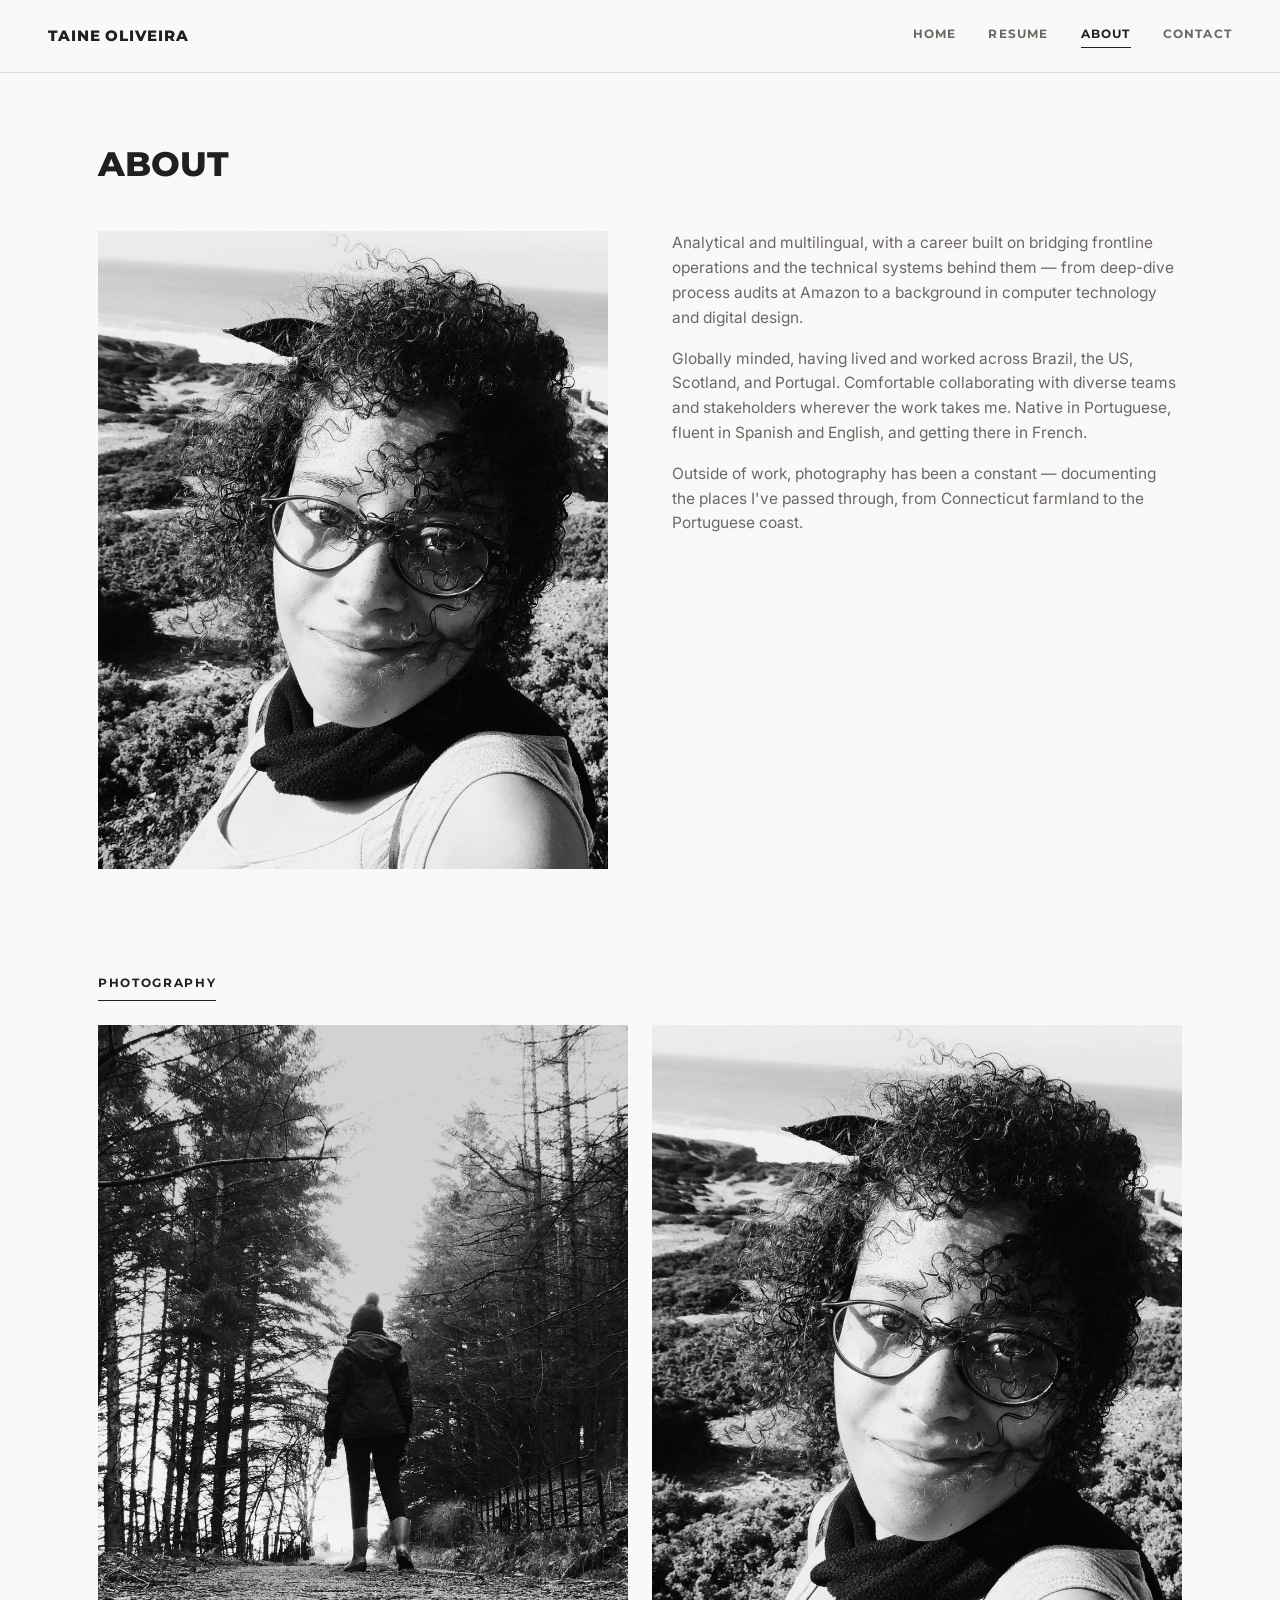
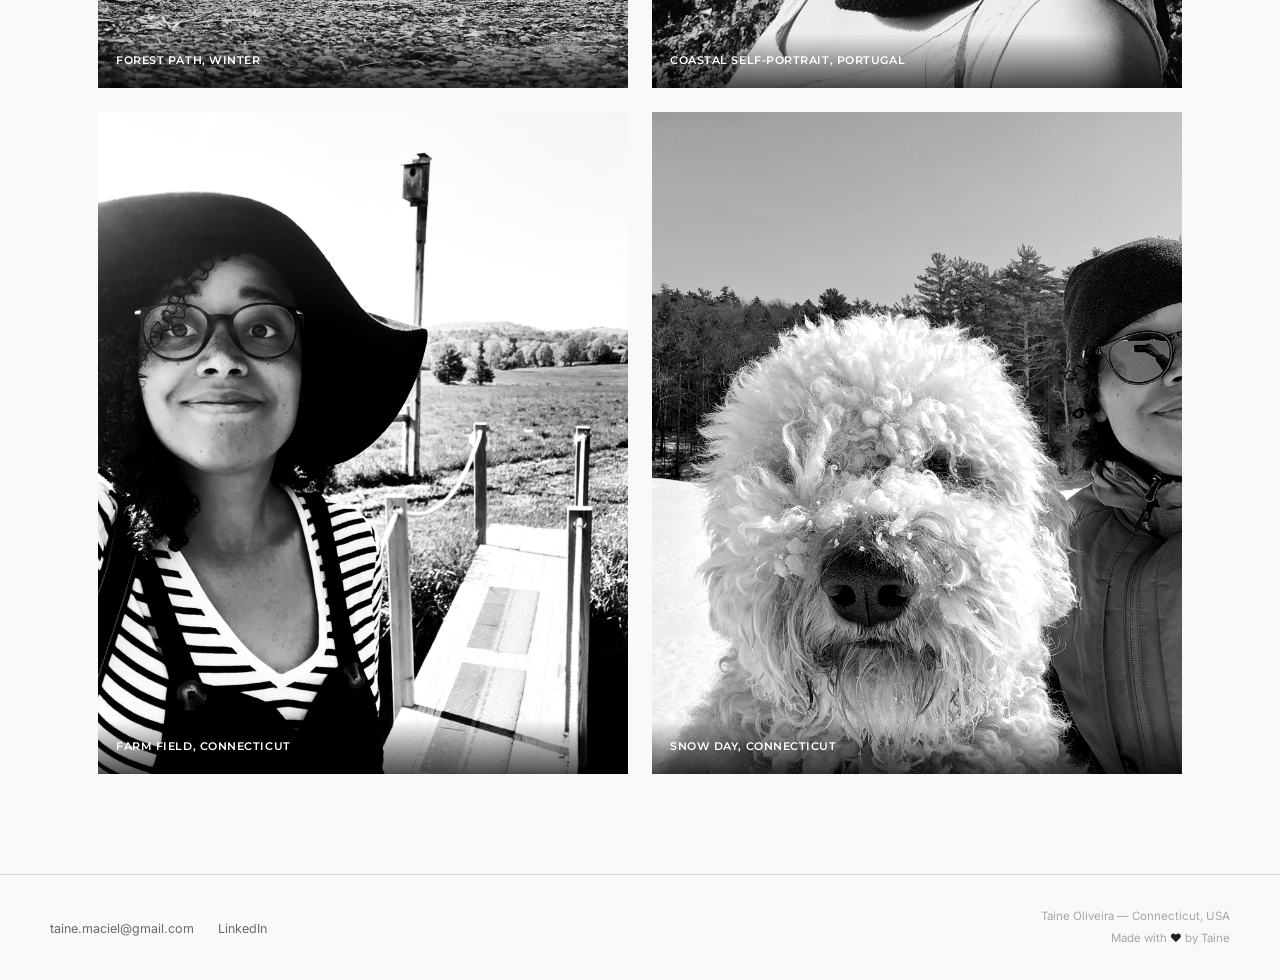
<file: about.html>
<!DOCTYPE html>
<html lang="en">
<head>
<meta charset="UTF-8">
<meta name="viewport" content="width=device-width, initial-scale=1.0">
<title>About — Taine Oliveira</title>
<link rel="preconnect" href="https://fonts.googleapis.com">
<link href="https://fonts.googleapis.com/css2?family=Montserrat:wght@400;500;600;700;800;900&family=Inter:wght@400;500;600&display=swap" rel="stylesheet">
<link rel="stylesheet" href="style.css">
</head>
<body>

<div class="topnav">
  <div class="logo">TAINE OLIVEIRA</div>
  <nav>
    <a href="index.html">Home</a>
    <a href="resume.html">Resume</a>
    <a href="about.html" class="active">About</a>
    <a href="contact.html">Contact</a>
  </nav>
</div>

<div class="page-header">
  <h1>About</h1>
</div>

<div class="about-wrap">
  <div class="about-photo">
    <img src="images/selfie.jpg" alt="Taine Oliveira, self-portrait on the coast">
  </div>
  <div class="about-text">
    <p>Analytical and multilingual, with a career built on bridging frontline operations and the technical systems behind them — from deep-dive process audits at Amazon to a background in computer technology and digital design.</p>
    <p>Globally minded, having lived and worked across Brazil, the US, Scotland, and Portugal. Comfortable collaborating with diverse teams and stakeholders wherever the work takes me. Native in Portuguese, fluent in Spanish and English, and getting there in French.</p>
    <p>Outside of work, photography has been a constant — documenting the places I've passed through, from Connecticut farmland to the Portuguese coast.</p>
  </div>
</div>

<div class="gallery-section">
  <div class="side-h">Photography</div>
  <div class="gallery">
    <figure>
      <img src="images/forest.jpg" alt="Figure walking a forest path in winter">
      <figcaption>Forest path, winter</figcaption>
    </figure>
    <figure>
      <img src="images/selfie.jpg" alt="Self-portrait on the coast">
      <figcaption>Coastal self-portrait, Portugal</figcaption>
    </figure>
    <figure>
      <img src="images/hat-portrait.jpg" alt="Self-portrait wearing a sun hat in a farm field">
      <figcaption>Farm field, Connecticut</figcaption>
    </figure>
    <figure>
      <img src="images/dog-snow.jpg" alt="Self-portrait with a dog in the snow">
      <figcaption>Snow day, Connecticut</figcaption>
    </figure>
  </div>
</div>

<footer>
  <div class="footer-inner">
    <div>
      <a href="mailto:taine.maciel@gmail.com">taine.maciel@gmail.com</a>
      <a href="https://www.linkedin.com/in/oliveira-taine" target="_blank" rel="noopener">LinkedIn</a>
    </div>
    <div class="footer-right">
      <div class="copy">Taine Oliveira — Connecticut, USA</div>
      <div class="made-with">Made with <span class="heart">&#9829;</span> by Taine</div>
    </div>
  </div>
</footer>

</body>
</html>
</file>
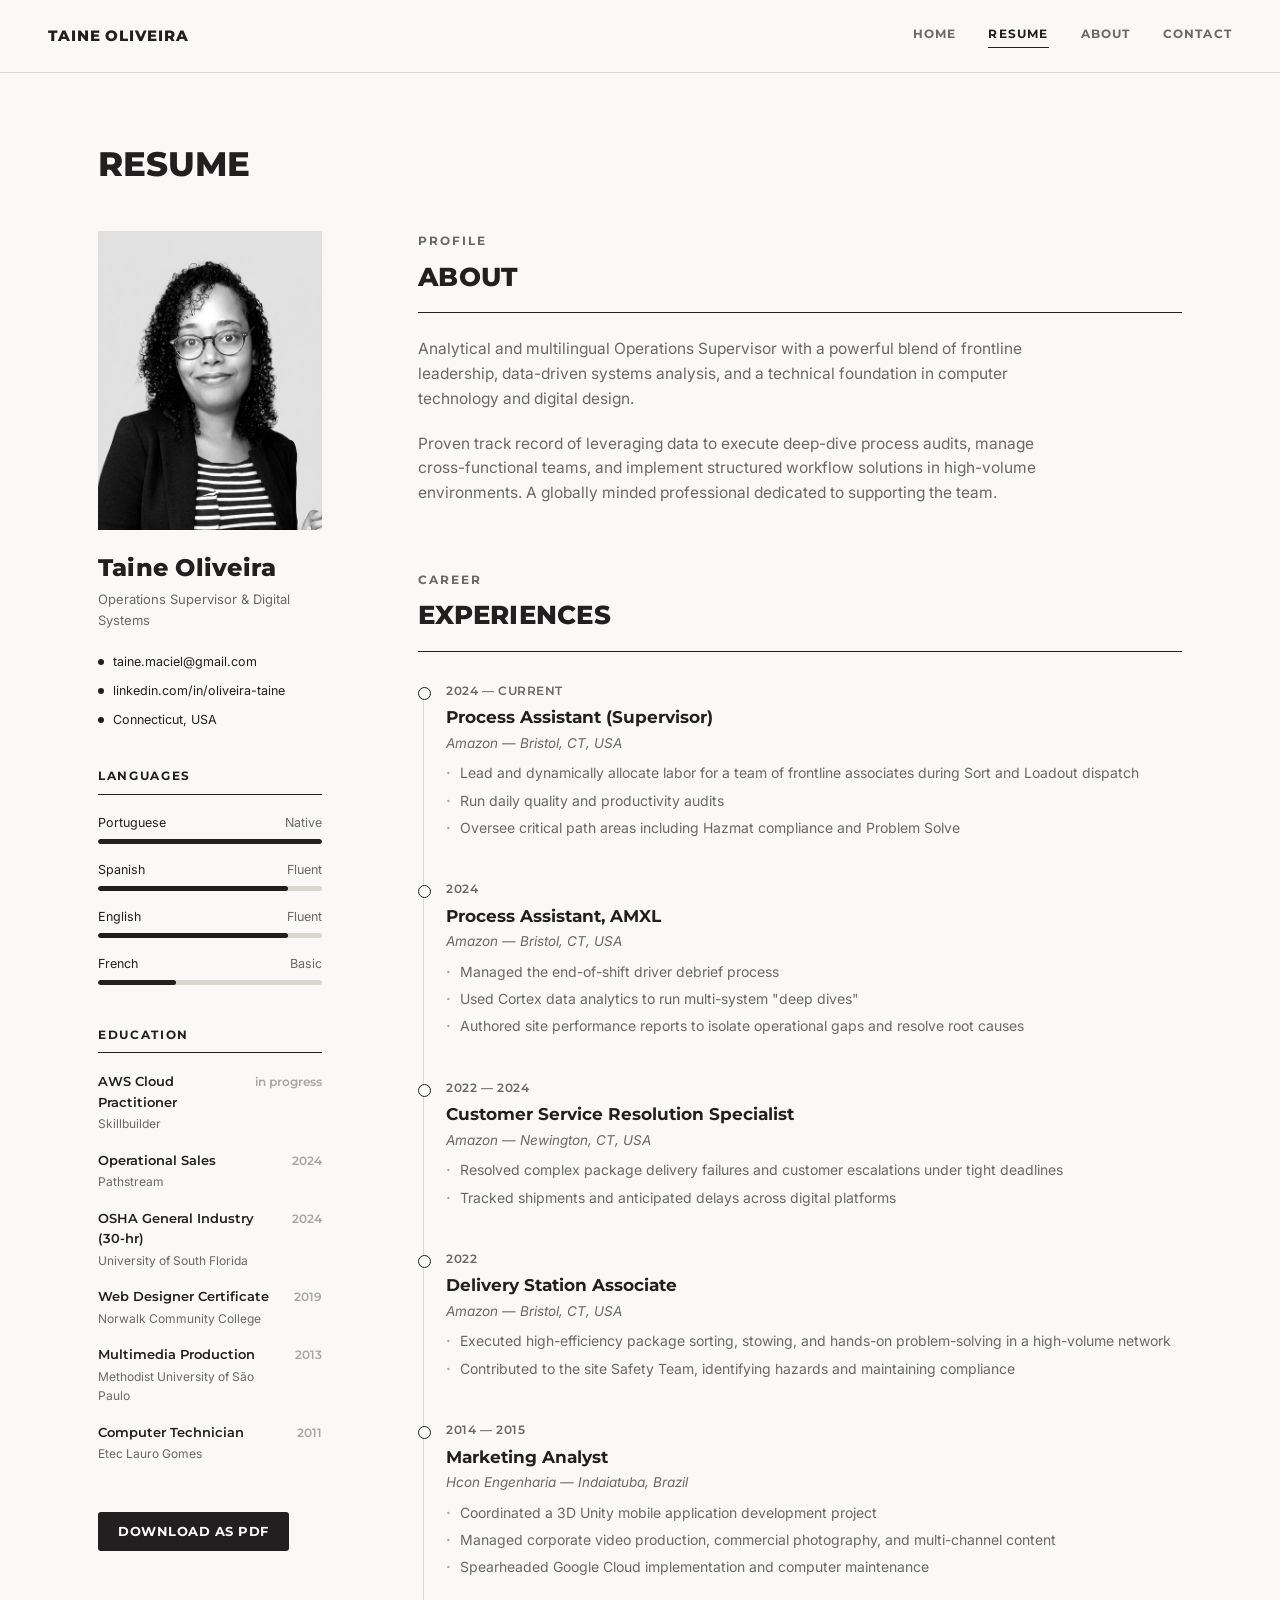
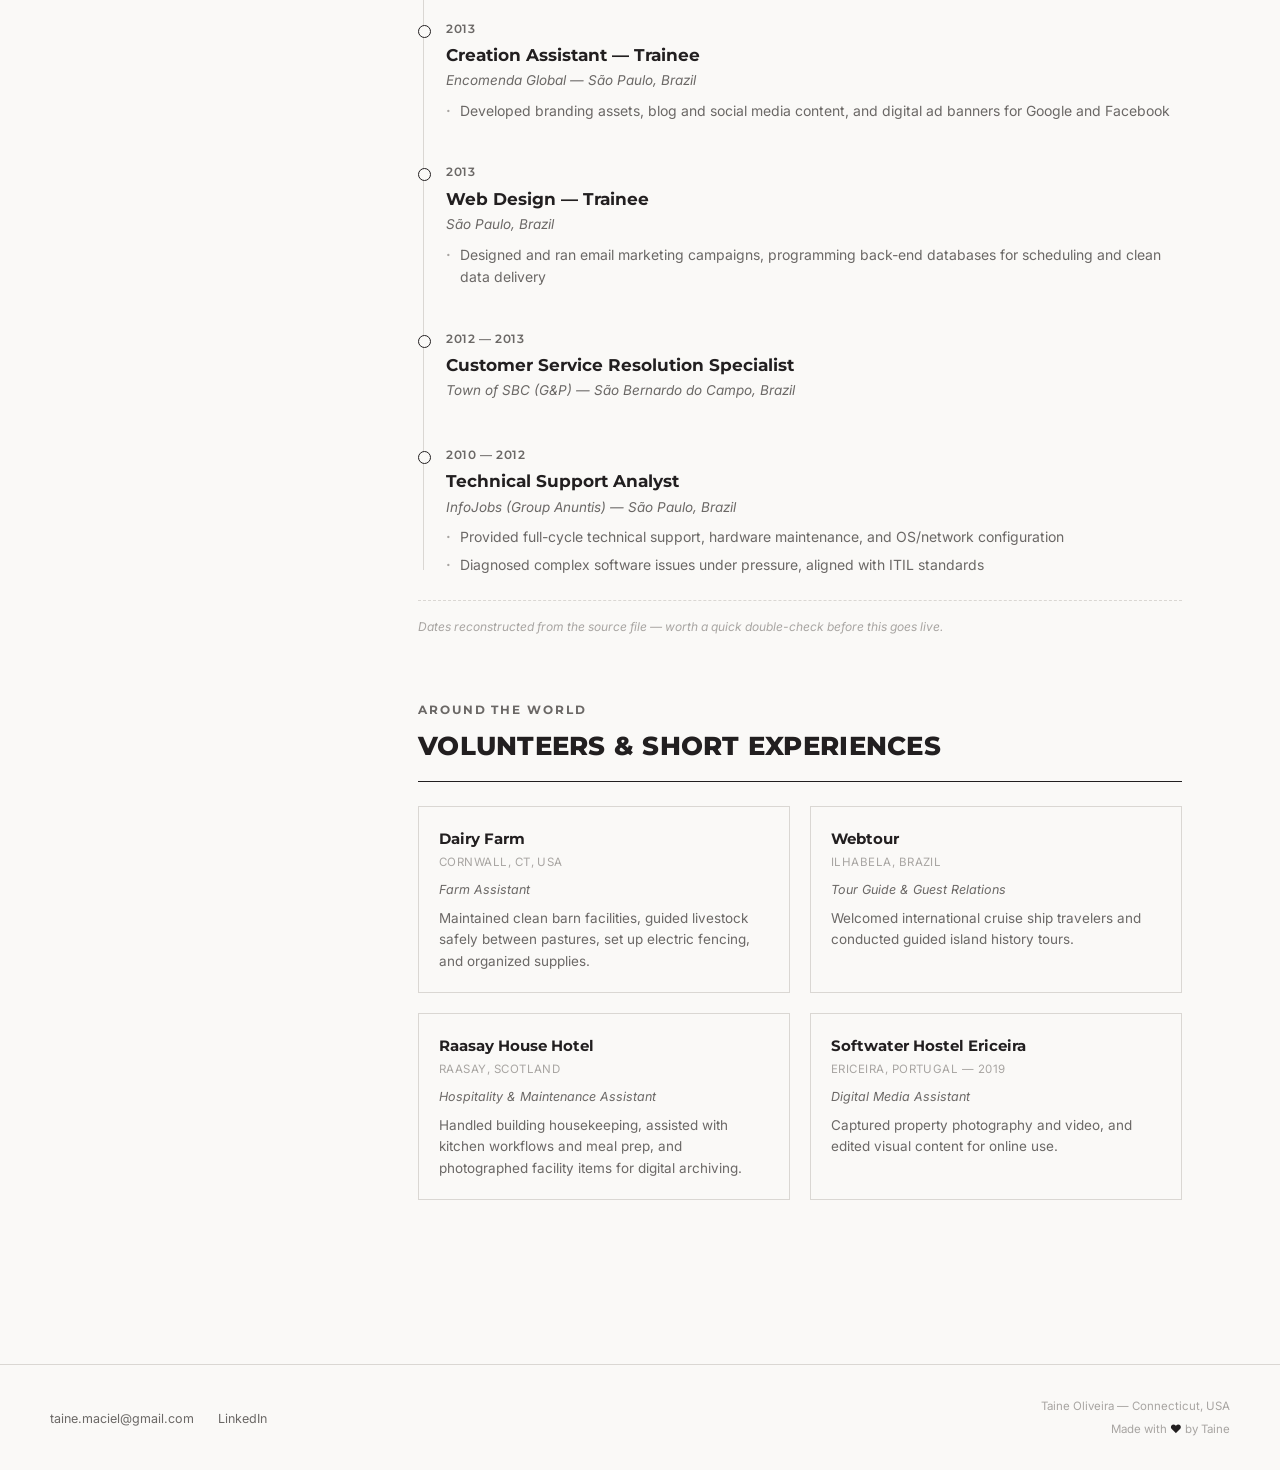
<file: resume.html>
<!DOCTYPE html>
<html lang="en">
<head>
<meta charset="UTF-8">
<meta name="viewport" content="width=device-width, initial-scale=1.0">
<title>Resume — Taine Oliveira</title>
<link rel="preconnect" href="https://fonts.googleapis.com">
<link href="https://fonts.googleapis.com/css2?family=Montserrat:wght@400;500;600;700;800;900&family=Inter:wght@400;500;600&display=swap" rel="stylesheet">
<link rel="stylesheet" href="style.css">
</head>
<body>

<div class="topnav">
  <div class="logo">TAINE OLIVEIRA</div>
  <nav>
    <a href="index.html">Home</a>
    <a href="resume.html" class="active">Resume</a>
    <a href="about.html">About</a>
    <a href="contact.html">Contact</a>
  </nav>
</div>

<div class="page-header">
  <h1>Resume</h1>
</div>

<div class="resume-page">

  <aside class="sidebar">
    <div class="photo-wrap">
      <img src="images/headshot.jpg" alt="Taine Oliveira">
    </div>

    <div class="id-block">
      <div class="full-name">Taine Oliveira</div>
      <div class="headline">Operations Supervisor &amp; Digital Systems</div>
      <div class="contact-block">
        <a href="mailto:taine.maciel@gmail.com"><span class="icon-dot"></span>taine.maciel@gmail.com</a>
        <a href="https://www.linkedin.com/in/oliveira-taine" target="_blank" rel="noopener"><span class="icon-dot"></span>linkedin.com/in/oliveira-taine</a>
        <a href="#"><span class="icon-dot"></span>Connecticut, USA</a>
      </div>
    </div>

    <section>
      <div class="side-h">Languages</div>
      <div class="lang-item">
        <div class="lang-top"><span>Portuguese</span><span class="level">Native</span></div>
        <div class="bar-track"><div class="bar-fill" style="width:100%"></div></div>
      </div>
      <div class="lang-item">
        <div class="lang-top"><span>Spanish</span><span class="level">Fluent</span></div>
        <div class="bar-track"><div class="bar-fill" style="width:85%"></div></div>
      </div>
      <div class="lang-item">
        <div class="lang-top"><span>English</span><span class="level">Fluent</span></div>
        <div class="bar-track"><div class="bar-fill" style="width:85%"></div></div>
      </div>
      <div class="lang-item">
        <div class="lang-top"><span>French</span><span class="level">Basic</span></div>
        <div class="bar-track"><div class="bar-fill" style="width:35%"></div></div>
      </div>
    </section>

    <section>
      <div class="side-h">Education</div>
      <div class="edu-mini">
        <div><div class="deg">AWS Cloud Practitioner</div><div class="sch">Skillbuilder</div></div>
        <div class="yr">in progress</div>
      </div>
      <div class="edu-mini">
        <div><div class="deg">Operational Sales</div><div class="sch">Pathstream</div></div>
        <div class="yr">2024</div>
      </div>
      <div class="edu-mini">
        <div><div class="deg">OSHA General Industry (30-hr)</div><div class="sch">University of South Florida</div></div>
        <div class="yr">2024</div>
      </div>
      <div class="edu-mini">
        <div><div class="deg">Web Designer Certificate</div><div class="sch">Norwalk Community College</div></div>
        <div class="yr">2019</div>
      </div>
      <div class="edu-mini">
        <div><div class="deg">Multimedia Production</div><div class="sch">Methodist University of São Paulo</div></div>
        <div class="yr">2013</div>
      </div>
      <div class="edu-mini">
        <div><div class="deg">Computer Technician</div><div class="sch">Etec Lauro Gomes</div></div>
        <div class="yr">2011</div>
      </div>
    </section>

    <button class="pdf-btn" onclick="window.print()">Download as PDF</button>
  </aside>

  <main class="resume-main">

    <div class="block" id="about-block">
      <div class="h-eyebrow">Profile</div>
      <h2>About</h2>
      <p>Analytical and multilingual Operations Supervisor with a powerful blend of frontline leadership, data-driven systems analysis, and a technical foundation in computer technology and digital design.</p>
      <p>Proven track record of leveraging data to execute deep-dive process audits, manage cross-functional teams, and implement structured workflow solutions in high-volume environments. A globally minded professional dedicated to supporting the team.</p>
    </div>

    <div class="block" id="experience">
      <div class="h-eyebrow">Career</div>
      <h2>Experiences</h2>

      <div class="timeline">
        <div class="tl-item">
          <div class="tl-date">2024 — CURRENT</div>
          <h3>Process Assistant (Supervisor)</h3>
          <div class="co">Amazon — Bristol, CT, USA</div>
          <ul>
            <li>Lead and dynamically allocate labor for a team of frontline associates during Sort and Loadout dispatch</li>
            <li>Run daily quality and productivity audits</li>
            <li>Oversee critical path areas including Hazmat compliance and Problem Solve</li>
          </ul>
        </div>

        <div class="tl-item">
          <div class="tl-date">2024</div>
          <h3>Process Assistant, AMXL</h3>
          <div class="co">Amazon — Bristol, CT, USA</div>
          <ul>
            <li>Managed the end-of-shift driver debrief process</li>
            <li>Used Cortex data analytics to run multi-system "deep dives"</li>
            <li>Authored site performance reports to isolate operational gaps and resolve root causes</li>
          </ul>
        </div>

        <div class="tl-item">
          <div class="tl-date">2022 — 2024</div>
          <h3>Customer Service Resolution Specialist</h3>
          <div class="co">Amazon — Newington, CT, USA</div>
          <ul>
            <li>Resolved complex package delivery failures and customer escalations under tight deadlines</li>
            <li>Tracked shipments and anticipated delays across digital platforms</li>
          </ul>
        </div>

        <div class="tl-item">
          <div class="tl-date">2022</div>
          <h3>Delivery Station Associate</h3>
          <div class="co">Amazon — Bristol, CT, USA</div>
          <ul>
            <li>Executed high-efficiency package sorting, stowing, and hands-on problem-solving in a high-volume network</li>
            <li>Contributed to the site Safety Team, identifying hazards and maintaining compliance</li>
          </ul>
        </div>

        <div class="tl-item">
          <div class="tl-date">2014 — 2015</div>
          <h3>Marketing Analyst</h3>
          <div class="co">Hcon Engenharia — Indaiatuba, Brazil</div>
          <ul>
            <li>Coordinated a 3D Unity mobile application development project</li>
            <li>Managed corporate video production, commercial photography, and multi-channel content</li>
            <li>Spearheaded Google Cloud implementation and computer maintenance</li>
          </ul>
        </div>

        <div class="tl-item">
          <div class="tl-date">2013</div>
          <h3>Creation Assistant — Trainee</h3>
          <div class="co">Encomenda Global — São Paulo, Brazil</div>
          <ul>
            <li>Developed branding assets, blog and social media content, and digital ad banners for Google and Facebook</li>
          </ul>
        </div>

        <div class="tl-item">
          <div class="tl-date">2013</div>
          <h3>Web Design — Trainee</h3>
          <div class="co">São Paulo, Brazil</div>
          <ul>
            <li>Designed and ran email marketing campaigns, programming back-end databases for scheduling and clean data delivery</li>
          </ul>
        </div>

        <div class="tl-item">
          <div class="tl-date">2012 — 2013</div>
          <h3>Customer Service Resolution Specialist</h3>
          <div class="co">Town of SBC (G&amp;P) — São Bernardo do Campo, Brazil</div>
        </div>

        <div class="tl-item">
          <div class="tl-date">2010 — 2012</div>
          <h3>Technical Support Analyst</h3>
          <div class="co">InfoJobs (Group Anuntis) — São Paulo, Brazil</div>
          <ul>
            <li>Provided full-cycle technical support, hardware maintenance, and OS/network configuration</li>
            <li>Diagnosed complex software issues under pressure, aligned with ITIL standards</li>
          </ul>
        </div>
      </div>
      <p class="note">Dates reconstructed from the source file — worth a quick double-check before this goes live.</p>
    </div>

    <div class="block" id="volunteer">
      <div class="h-eyebrow">Around the world</div>
      <h2>Volunteers &amp; short experiences</h2>

      <div class="vol-grid">
        <div class="vol-card">
          <div class="vname">Dairy Farm</div>
          <div class="vloc">Cornwall, CT, USA</div>
          <div class="vrole">Farm Assistant</div>
          <p>Maintained clean barn facilities, guided livestock safely between pastures, set up electric fencing, and organized supplies.</p>
        </div>

        <div class="vol-card">
          <div class="vname">Webtour</div>
          <div class="vloc">Ilhabela, Brazil</div>
          <div class="vrole">Tour Guide &amp; Guest Relations</div>
          <p>Welcomed international cruise ship travelers and conducted guided island history tours.</p>
        </div>

        <div class="vol-card">
          <div class="vname">Raasay House Hotel</div>
          <div class="vloc">Raasay, Scotland</div>
          <div class="vrole">Hospitality &amp; Maintenance Assistant</div>
          <p>Handled building housekeeping, assisted with kitchen workflows and meal prep, and photographed facility items for digital archiving.</p>
        </div>

        <div class="vol-card">
          <div class="vname">Softwater Hostel Ericeira</div>
          <div class="vloc">Ericeira, Portugal — 2019</div>
          <div class="vrole">Digital Media Assistant</div>
          <p>Captured property photography and video, and edited visual content for online use.</p>
        </div>
      </div>
    </div>

  </main>
</div>

<footer>
  <div class="footer-inner">
    <div>
      <a href="mailto:taine.maciel@gmail.com">taine.maciel@gmail.com</a>
      <a href="https://www.linkedin.com/in/oliveira-taine" target="_blank" rel="noopener">LinkedIn</a>
    </div>
    <div class="footer-right">
      <div class="copy">Taine Oliveira — Connecticut, USA</div>
      <div class="made-with">Made with <span class="heart">&#9829;</span> by Taine</div>
    </div>
  </div>
</footer>

</body>
</html>
</file>
<file: style.css>
:root{
  --ink:#221F20;
  --grey:#6B6866;
  --grey-light:#A8A5A2;
  --line:#DAD7D3;
  --paper:#FAF9F7;
}

*{box-sizing:border-box; margin:0; padding:0;}
html{scroll-behavior:smooth;}

body{
  background:var(--paper);
  color:var(--ink);
  font-family:'Inter', sans-serif;
  line-height:1.6;
  -webkit-font-smoothing:antialiased;
}

::selection{background:var(--ink); color:var(--paper);}
a{color:inherit; text-decoration:none;}
img{max-width:100%; display:block;}

/* ===================== TOP NAV ===================== */
.topnav{
  position:sticky;
  top:0;
  z-index:100;
  display:flex;
  justify-content:space-between;
  align-items:center;
  padding:24px 48px;
  background:var(--paper);
  border-bottom:1px solid var(--line);
}

.topnav .logo{
  font-family:'Montserrat', sans-serif;
  font-weight:800;
  font-size:15px;
  letter-spacing:0.06em;
}

.topnav nav{display:flex; gap:32px;}

.topnav nav a{
  font-family:'Montserrat', sans-serif;
  font-size:12px;
  font-weight:700;
  letter-spacing:0.1em;
  text-transform:uppercase;
  color:var(--grey);
  padding-bottom:3px;
  border-bottom:1px solid transparent;
  transition:color 0.2s ease, border-color 0.2s ease;
}

.topnav nav a:hover, .topnav nav a.active{
  color:var(--ink);
  border-color:var(--ink);
}

.nav-toggle{display:none;}

@media (max-width:700px){
  .topnav{padding:18px 22px;}
  .topnav nav{gap:18px;}
  .topnav nav a{font-size:11px;}
}

/* ===================== HERO (home) ===================== */
.hero{
  position:relative;
  height:70vh;
  min-height:420px;
  width:100%;
  overflow:hidden;
  background:#0E0D0D;
}

.hero img{
  position:absolute;
  inset:0;
  width:100%;
  height:100%;
  object-fit:cover;
  object-position:center 30%;
}

.intro{
  padding:64px 48px 80px;
  max-width:1180px;
  margin:0 auto;
}

.intro-eyebrow{
  font-family:'Montserrat', sans-serif;
  font-size:12px;
  font-weight:700;
  letter-spacing:0.2em;
  text-transform:uppercase;
  color:var(--grey);
  margin-bottom:14px;
}

.intro-name{
  font-family:'Montserrat', sans-serif;
  font-size:clamp(36px, 6vw, 68px);
  font-weight:900;
  text-transform:uppercase;
  line-height:0.98;
  letter-spacing:-0.01em;
  margin-bottom:20px;
}

.intro-sub{
  font-size:16px;
  color:var(--grey);
  max-width:520px;
  margin-bottom:28px;
}

.intro-cta{display:inline-flex; gap:16px;}

.btn{
  font-family:'Montserrat', sans-serif;
  font-size:12px;
  font-weight:700;
  letter-spacing:0.06em;
  text-transform:uppercase;
  padding:13px 22px;
  border:1.5px solid var(--ink);
  transition:background 0.2s ease, color 0.2s ease;
}

.btn.primary{background:var(--ink); color:#fff;}
.btn.primary:hover{background:transparent; color:var(--ink);}
.btn.ghost{color:var(--ink);}
.btn.ghost:hover{background:var(--ink); color:#fff;}

@media (max-width:700px){
  .intro{padding:40px 22px 56px;}
}

/* ===================== PAGE HEADER (inner pages) ===================== */
.page-header{
  max-width:1180px;
  margin:0 auto;
  padding:64px 48px 0;
}

.h-eyebrow{
  font-family:'Montserrat', sans-serif;
  font-size:12px;
  font-weight:700;
  letter-spacing:0.16em;
  text-transform:uppercase;
  color:var(--grey);
  margin-bottom:6px;
}

.page-header h1{
  font-family:'Montserrat', sans-serif;
  font-size:34px;
  font-weight:800;
  text-transform:uppercase;
}

/* ===================== RESUME LAYOUT ===================== */
.resume-page{
  max-width:1180px;
  margin:0 auto;
  display:grid;
  grid-template-columns:320px 1fr;
}

.sidebar{
  background:var(--paper);
  padding:40px 48px 56px 48px;
}

.photo-wrap{
  width:100%;
  aspect-ratio:3/4;
  overflow:hidden;
  margin-bottom:24px;
  background:var(--ink);
}

.photo-wrap img{
  width:100%;
  height:100%;
  object-fit:cover;
  filter:grayscale(100%) contrast(1.05);
}

.id-block{margin-bottom:36px;}

.full-name{
  font-family:'Montserrat', sans-serif;
  font-size:24px;
  font-weight:800;
  letter-spacing:0.01em;
  line-height:1.2;
  margin-bottom:6px;
}

.headline{font-size:13px; color:var(--grey); margin-bottom:22px;}

.contact-block a{
  display:flex;
  align-items:center;
  gap:9px;
  font-size:12.5px;
  color:var(--ink);
  margin-bottom:9px;
  word-break:break-all;
}

.icon-dot{width:6px; height:6px; border-radius:50%; background:var(--ink); flex-shrink:0;}

.side-h{
  font-family:'Montserrat', sans-serif;
  font-size:12px;
  font-weight:700;
  letter-spacing:0.14em;
  text-transform:uppercase;
  margin-bottom:18px;
  padding-bottom:8px;
  border-bottom:1.5px solid var(--ink);
}

.lang-item{margin-bottom:16px;}
.lang-top{display:flex; justify-content:space-between; font-size:12.5px; margin-bottom:6px;}
.lang-top .level{color:var(--grey);}

.bar-track{width:100%; height:5px; background:var(--line); border-radius:3px; overflow:hidden;}
.bar-fill{height:100%; background:var(--ink); border-radius:3px;}

.sidebar section{margin-bottom:40px;}

.edu-mini{display:flex; justify-content:space-between; align-items:baseline; gap:10px; margin-bottom:16px;}
.edu-mini .deg{font-family:'Montserrat', sans-serif; font-size:13px; font-weight:600; margin-bottom:2px;}
.edu-mini .sch{font-size:12px; color:var(--grey);}
.edu-mini .yr{font-family:'Montserrat', sans-serif; font-size:11.5px; font-weight:600; color:var(--grey-light); white-space:nowrap; flex-shrink:0;}

main.resume-main{padding:40px 48px 100px;}

.block{margin-bottom:64px; scroll-margin-top:30px;}

h2{
  font-family:'Montserrat', sans-serif;
  font-size:26px;
  font-weight:800;
  text-transform:uppercase;
  letter-spacing:0.01em;
  margin-bottom:6px;
  padding-bottom:14px;
  border-bottom:1.5px solid var(--ink);
}

#about-block p{max-width:640px; color:var(--grey); font-size:15.5px; margin-top:20px; margin-bottom:14px;}
#about-block p:first-of-type{margin-top:24px;}

.timeline{position:relative; margin-top:30px; padding-left:28px;}
.timeline::before{content:""; position:absolute; left:5px; top:6px; bottom:6px; width:1px; background:var(--line);}

.tl-item{position:relative; padding-bottom:36px;}
.tl-item:last-child{padding-bottom:0;}
.tl-item::before{
  content:"";
  position:absolute;
  left:-28px; top:5px;
  width:11px; height:11px;
  border-radius:50%;
  border:1.5px solid var(--ink);
  background:var(--paper);
}

.tl-date{font-family:'Montserrat', sans-serif; font-size:11.5px; font-weight:600; letter-spacing:0.05em; color:var(--grey); margin-bottom:4px;}
.tl-item h3{font-family:'Montserrat', sans-serif; font-size:16.5px; font-weight:700; margin-bottom:2px;}
.tl-item .co{font-size:13.5px; color:var(--grey); margin-bottom:8px; font-style:italic;}
.tl-item ul{list-style:none; font-size:14px; color:var(--grey);}
.tl-item li{position:relative; padding-left:14px; margin-bottom:5px;}
.tl-item li::before{content:"·"; position:absolute; left:0; color:var(--grey-light); font-weight:700;}

.note{
  font-size:12px;
  color:var(--grey-light);
  font-style:italic;
  margin-top:24px;
  padding-top:16px;
  border-top:1px dashed var(--line);
}

.vol-grid{display:grid; grid-template-columns:1fr 1fr; gap:20px; margin-top:24px;}
.vol-card{border:1px solid var(--line); padding:20px;}
.vol-card .vname{font-family:'Montserrat', sans-serif; font-size:15px; font-weight:700; margin-bottom:2px;}
.vol-card .vloc{font-size:11.5px; letter-spacing:0.04em; text-transform:uppercase; color:var(--grey-light); margin-bottom:8px;}
.vol-card .vrole{font-size:12.5px; font-style:italic; color:var(--grey); margin-bottom:8px;}
.vol-card p{font-size:13.5px; color:var(--grey);}

.pdf-btn{
  display:inline-flex;
  align-items:center;
  gap:8px;
  font-family:'Montserrat', sans-serif;
  font-size:12.5px;
  font-weight:700;
  letter-spacing:0.04em;
  text-transform:uppercase;
  color:var(--paper);
  background:var(--ink);
  border:none;
  padding:12px 20px;
  border-radius:3px;
  cursor:pointer;
  margin-top:8px;
}
.pdf-btn:hover{background:#3a3536;}

@media print{
  .topnav, .pdf-btn, footer{display:none !important;}
}

/* ===================== ABOUT PAGE ===================== */
.about-wrap{
  max-width:1180px;
  margin:0 auto;
  padding:40px 48px 100px;
  display:grid;
  grid-template-columns:1fr 1fr;
  gap:64px;
  align-items:start;
}

.about-photo{
  width:100%;
  aspect-ratio:4/5;
  overflow:hidden;
  background:#000;
}

.about-photo img{
  width:100%; height:100%;
  object-fit:cover;
  filter:grayscale(100%) contrast(1.05);
}

.about-text p{color:var(--grey); font-size:15.5px; margin-bottom:16px; max-width:520px;}

.gallery-section{
  max-width:1180px;
  margin:0 auto;
  padding:0 48px 100px;
}

.gallery-section .side-h{border-bottom:1.5px solid var(--ink); margin-bottom:24px; display:inline-block;}

.gallery{display:grid; grid-template-columns:repeat(2, 1fr); gap:24px;}
.gallery figure{position:relative; overflow:hidden; background:#000; aspect-ratio:4/5;}
.gallery img{
  width:100%; height:100%;
  object-fit:cover;
  filter:grayscale(100%) contrast(1.05);
  transition:transform 0.6s cubic-bezier(0.16,1,0.3,1);
}
.gallery figure:hover img{transform:scale(1.04);}

.gallery figcaption{
  position:absolute;
  left:0; right:0; bottom:0;
  padding:18px;
  background:linear-gradient(0deg, rgba(0,0,0,0.7), transparent);
  color:#fff;
  font-family:'Montserrat', sans-serif;
  font-size:11px;
  font-weight:600;
  letter-spacing:0.05em;
  text-transform:uppercase;
}

@media (max-width:820px){
  .resume-page{grid-template-columns:1fr;}
  .sidebar{border-bottom:1px solid var(--line);}
  main.resume-main{padding:32px 24px 80px;}
  .vol-grid{grid-template-columns:1fr;}
  .page-header{padding:48px 22px 0;}
  .about-wrap{grid-template-columns:1fr; padding:32px 22px 80px; gap:32px;}
  .gallery{grid-template-columns:1fr;}
  .gallery-section{padding:0 22px 80px;}
}

/* ===================== CONTACT PAGE ===================== */
.contact-wrap{
  max-width:760px;
  margin:0 auto;
  padding:56px 48px 120px;
}

.contact-lede{
  font-family:'Montserrat', sans-serif;
  font-size:26px;
  font-weight:700;
  margin-bottom:32px;
  max-width:560px;
}

.contact-list a{
  display:flex;
  justify-content:space-between;
  align-items:center;
  font-size:16px;
  padding:18px 0;
  border-bottom:1px solid var(--line);
  transition:color 0.15s ease;
}

.contact-list a:hover{color:var(--grey);}
.contact-list .arrow{color:var(--grey-light);}

@media (max-width:700px){
  .contact-wrap{padding:40px 22px 80px;}
}

/* ===================== FOOTER ===================== */
footer{
  border-top:1px solid var(--line);
  padding:32px 48px;
}

.footer-inner{
  max-width:1180px;
  margin:0 auto;
  display:flex;
  justify-content:space-between;
  align-items:center;
  flex-wrap:wrap;
  gap:12px;
}

.footer-right{text-align:right;}
footer a{font-size:12.5px; color:var(--grey); margin-right:20px;}
footer a:hover{color:var(--ink);}
footer .copy{font-size:11.5px; color:var(--grey-light); margin-bottom:4px;}
footer .made-with{font-size:11.5px; color:var(--grey-light);}
footer .made-with .heart{color:var(--ink);}

@media (max-width:700px){
  .footer-right{text-align:left;}
}

a:focus-visible{outline:2px solid var(--ink); outline-offset:2px;}

@media (prefers-reduced-motion: reduce){
  *{scroll-behavior:auto !important;}
}
</file>
